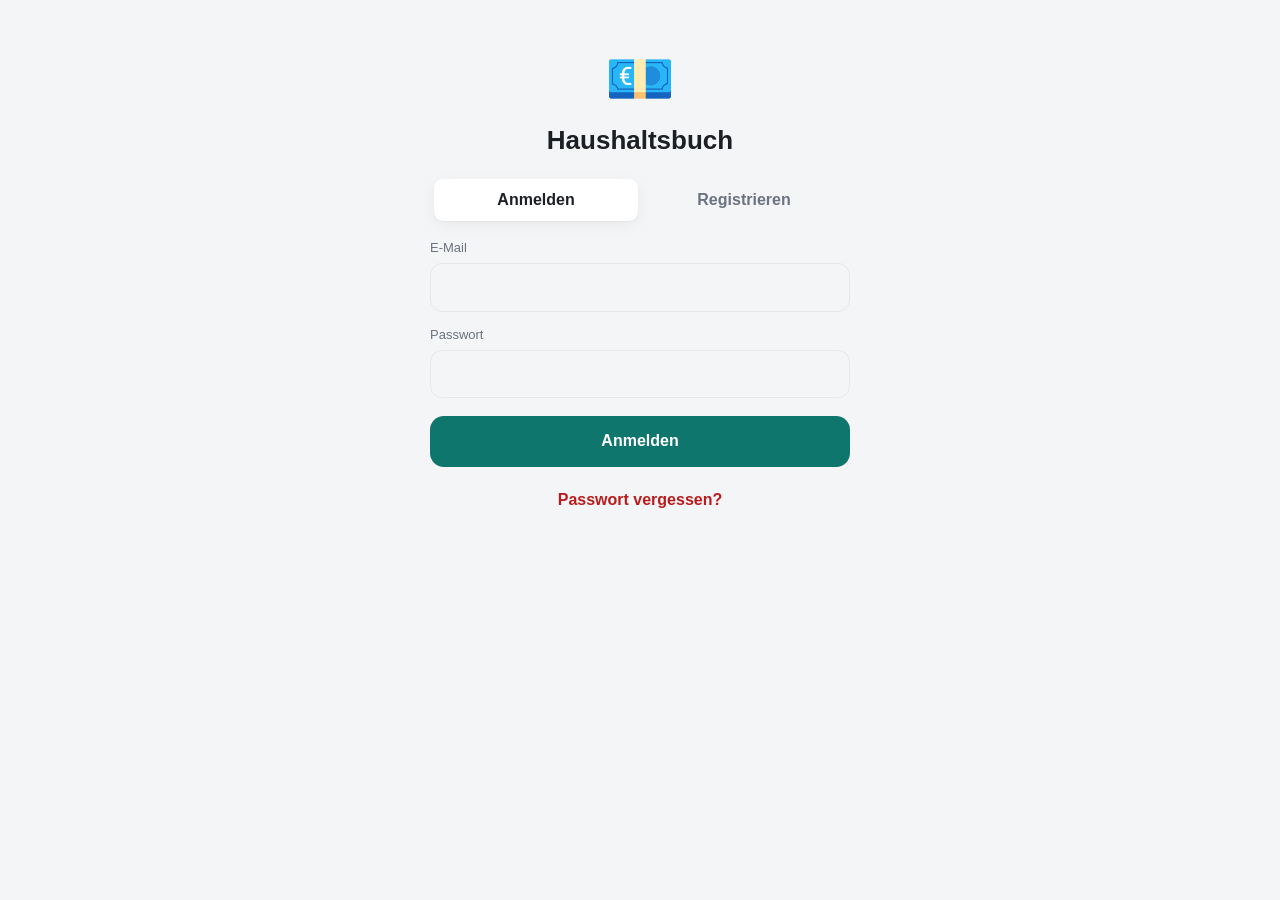
<file: index.html>
<!DOCTYPE html>
<html lang="de">
<head>
<meta charset="utf-8">
<meta name="viewport" content="width=device-width, initial-scale=1, viewport-fit=cover">
<meta name="theme-color" content="#0f766e">
<meta name="apple-mobile-web-app-capable" content="yes">
<meta name="mobile-web-app-capable" content="yes">
<meta name="apple-mobile-web-app-status-bar-style" content="default">
<meta name="apple-mobile-web-app-title" content="Haushalt">
<link rel="manifest" href="manifest.webmanifest">
<link rel="icon" href="icon.svg" type="image/svg+xml">
<link rel="apple-touch-icon" href="apple-touch-icon.png">
<title>Haushaltsbuch</title>
<style>

:root{
  --bg:#f4f5f7; --card:#fff; --text:#1c1f24; --muted:#6b7280; --line:#e5e7eb;
  --brand:#0f766e; --brand-soft:#ccfbf1; --out:#c2410c; --in:#15803d; --warn:#b91c1c;
  --radius:18px; --shadow:0 1px 2px rgba(0,0,0,.04),0 4px 16px rgba(0,0,0,.05);
}
@media (prefers-color-scheme:dark){
  :root{--bg:#0f1115;--card:#1a1d23;--text:#eef0f3;--muted:#9aa1ac;--line:#2a2e36;
  --brand:#2dd4bf;--brand-soft:#123b37;--out:#fb923c;--in:#4ade80;--warn:#f87171;
  --shadow:none}
}
*{box-sizing:border-box;-webkit-tap-highlight-color:transparent}
html,body{margin:0;background:var(--bg);color:var(--text);
  font:16px/1.4 -apple-system,BlinkMacSystemFont,"Segoe UI",Roboto,Helvetica,Arial,sans-serif}
button,input,select{font:inherit;color:inherit}
button{cursor:pointer}
.app{max-width:560px;margin:0 auto;min-height:100vh;
  padding:calc(env(safe-area-inset-top) + 12px) 16px calc(env(safe-area-inset-bottom) + 96px)}
header{display:flex;align-items:center;justify-content:space-between;margin-bottom:12px}
header h1{font-size:22px;margin:0;font-weight:700}
.sync{font-size:12px;color:var(--muted);display:flex;align-items:center;gap:6px}
.dot{width:8px;height:8px;border-radius:50%;background:var(--muted)}
.dot.ok{background:var(--in)} .dot.local{background:#eab308}
.month{display:flex;align-items:center;justify-content:space-between;background:var(--card);
  border-radius:var(--radius);padding:6px;box-shadow:var(--shadow);margin-bottom:12px}
.month button{border:0;background:transparent;width:44px;height:44px;border-radius:12px;font-size:22px}
.month button:active{background:var(--line)}
.month strong{font-size:17px}
.card{background:var(--card);border-radius:var(--radius);padding:16px;box-shadow:var(--shadow);margin-bottom:12px}
.summary{display:grid;grid-template-columns:1fr 1fr;gap:12px}
.summary .lbl{font-size:13px;color:var(--muted)}
.summary .val{font-size:20px;font-weight:700;font-variant-numeric:tabular-nums}
.summary.three{grid-template-columns:1fr 1fr 1fr;gap:8px}
.summary.three .val{font-size:16px}
.hero{background:var(--brand);color:#fff;border-radius:22px;padding:20px;margin-bottom:12px;box-shadow:0 8px 24px rgba(15,118,110,.25)}
.hero.minus{background:var(--out);box-shadow:0 8px 24px rgba(194,65,12,.25)}
.hero .lbl{font-size:14px;opacity:.85}
.hero .big{font-size:40px;font-weight:800;font-variant-numeric:tabular-nums;letter-spacing:-.02em;margin:2px 0 4px}
.hero .sub{font-size:14px;opacity:.9}
@media (prefers-color-scheme:dark){.hero{color:#042f2e}.hero.minus{color:#2a1205}}
.sav{color:var(--brand)}
.goal{background:var(--card);border-radius:var(--radius);box-shadow:var(--shadow);padding:16px;margin-bottom:12px}
.goal .head{display:flex;align-items:center;gap:12px;border:0;background:transparent;width:100%;text-align:left;padding:0}
.goal .head .t{flex:1;min-width:0}
.goal .head b{display:block;font-size:17px}
.goal .head span{font-size:13px;color:var(--muted)}
.goal .amt{font-size:22px;font-weight:700;font-variant-numeric:tabular-nums;margin:12px 0 8px}
.goal .amt small{font-size:14px;color:var(--muted);font-weight:500}
.goal .acts{display:flex;gap:8px;margin-top:14px}
.goal .acts .btn{padding:11px;font-size:15px}
.emojis{display:flex;flex-wrap:wrap;gap:8px}
.emojis button{width:48px;height:48px;border-radius:12px;border:2px solid transparent;background:var(--bg);font-size:24px}
.emojis button.on{border-color:var(--brand);background:var(--brand-soft)}
.neg{color:var(--out)} .pos{color:var(--in)}
.budget .row{display:flex;justify-content:space-between;font-size:14px;margin-bottom:8px}
.bar{height:10px;background:var(--line);border-radius:6px;overflow:hidden}
.bar>i{display:block;height:100%;background:var(--brand);border-radius:6px;transition:width .3s}
.bar>i.over{background:var(--warn)}
.hint{font-size:13px;color:var(--muted);margin-top:8px}
h2{font-size:14px;color:var(--muted);font-weight:600;margin:20px 4px 8px;text-transform:uppercase;letter-spacing:.04em}
.day{font-size:13px;color:var(--muted);margin:14px 4px 6px;display:flex;justify-content:space-between}
.list{background:var(--card);border-radius:var(--radius);box-shadow:var(--shadow);overflow:hidden}
.tx{display:flex;align-items:center;gap:12px;padding:12px 14px;border:0;background:transparent;width:100%;text-align:left}
.tx+.tx{border-top:1px solid var(--line)}
.tx:active{background:var(--line)}
.ico{width:40px;height:40px;border-radius:12px;display:grid;place-items:center;font-size:20px;flex:none}
.tx .t{flex:1;min-width:0}
.tx .t b{display:block;font-weight:600;white-space:nowrap;overflow:hidden;text-overflow:ellipsis}
.tx .t span{font-size:13px;color:var(--muted);white-space:nowrap;overflow:hidden;text-overflow:ellipsis;display:block}
.tx .a{font-weight:700;font-variant-numeric:tabular-nums;white-space:nowrap}
.empty{text-align:center;color:var(--muted);padding:40px 20px}
.empty div{font-size:40px;margin-bottom:8px}
.fab{position:fixed;right:max(20px,calc(50% - 260px));bottom:calc(env(safe-area-inset-bottom) + 84px);
  width:60px;height:60px;border-radius:50%;border:0;background:var(--brand);color:#fff;font-size:32px;
  box-shadow:0 6px 20px rgba(15,118,110,.4);z-index:5}
@media (prefers-color-scheme:dark){.fab{color:#042f2e}}
nav{position:fixed;left:0;right:0;bottom:0;background:var(--card);border-top:1px solid var(--line);
  display:flex;justify-content:center;padding-bottom:env(safe-area-inset-bottom);z-index:4}
nav .in{display:flex;max-width:560px;width:100%}
nav button{flex:1;border:0;background:transparent;padding:10px 0 12px;font-size:11px;color:var(--muted);display:flex;flex-direction:column;align-items:center;gap:2px}
nav button span{font-size:22px;line-height:1}
nav button.on{color:var(--brand);font-weight:600}
.view{display:none}.view.on{display:block}
/* stats */
.catrow{display:flex;align-items:center;gap:12px;padding:10px 0}
.catrow+.catrow{border-top:1px solid var(--line)}
.catrow .t{flex:1}
.catrow .t div{display:flex;justify-content:space-between;font-size:14px;margin-bottom:6px}
.catrow .t div b{font-variant-numeric:tabular-nums}
.chart{display:flex;align-items:flex-end;gap:8px;height:140px;padding-top:10px}
.chart .col{flex:1;display:flex;flex-direction:column;align-items:center;gap:6px;height:100%;justify-content:flex-end}
.chart .col i{display:block;width:100%;max-width:34px;background:var(--brand);border-radius:6px 6px 2px 2px;min-height:2px}
.chart .col.cur i{background:var(--out)}
.chart .col span{font-size:11px;color:var(--muted)}
/* forms */
label.f{display:block;font-size:13px;color:var(--muted);margin:14px 0 6px}
.inp{width:100%;padding:12px 14px;border:1px solid var(--line);border-radius:12px;background:var(--bg);font-size:16px}
.inp:focus{outline:2px solid var(--brand);border-color:transparent}
.btn{border:0;border-radius:14px;padding:14px;font-weight:600;width:100%;background:var(--brand);color:#fff;font-size:16px}
@media (prefers-color-scheme:dark){.btn{color:#042f2e}}
.btn.ghost{background:var(--line);color:var(--text)}
.btn.danger{background:transparent;color:var(--warn)}
.btn:disabled{opacity:.5}
.row2{display:flex;gap:10px}
.seg{display:flex;background:var(--bg);border-radius:12px;padding:4px;gap:4px}
.seg button{flex:1;border:0;background:transparent;padding:10px;border-radius:9px;font-weight:600;color:var(--muted)}
.seg button.on{background:var(--card);color:var(--text);box-shadow:var(--shadow)}
.seg button.on.out{color:var(--out)} .seg button.on.in{color:var(--in)} .seg button.on.save{color:var(--brand)}
.amount{display:flex;align-items:center;justify-content:center;gap:6px;margin:18px 0 6px}
.amount input{border:0;background:transparent;font-size:44px;font-weight:700;width:4.2ch;max-width:80%;text-align:right;font-variant-numeric:tabular-nums}
.amount input:focus{outline:none}
.cats{display:grid;grid-template-columns:repeat(4,1fr);gap:8px}
.cats button{border:2px solid transparent;background:var(--bg);border-radius:14px;padding:10px 4px;font-size:11px;display:flex;flex-direction:column;align-items:center;gap:4px;color:var(--text)}
.cats button span{font-size:22px}
.cats button.on{border-color:var(--brand);background:var(--brand-soft)}
/* sheet */
.backdrop{position:fixed;inset:0;background:rgba(0,0,0,.4);opacity:0;pointer-events:none;transition:opacity .2s;z-index:10}
.backdrop.on{opacity:1;pointer-events:auto}
.sheet{position:fixed;left:0;right:0;bottom:0;margin:0 auto;max-width:560px;background:var(--card);
  border-radius:22px 22px 0 0;padding:10px 18px calc(env(safe-area-inset-bottom) + 18px);
  transform:translateY(105%);transition:transform .25s ease;z-index:11;max-height:92vh;overflow:auto}
.sheet.on{transform:none}
.grip{width:40px;height:5px;border-radius:3px;background:var(--line);margin:0 auto 10px}
.sheet h3{margin:0;font-size:18px;text-align:center}
.toast{position:fixed;left:50%;bottom:calc(env(safe-area-inset-bottom) + 160px);transform:translateX(-50%) translateY(20px);
  background:#111;color:#fff;padding:10px 16px;border-radius:12px;font-size:14px;opacity:0;transition:.2s;z-index:20;pointer-events:none;max-width:90vw;text-align:center}
.toast.on{opacity:1;transform:translateX(-50%)}
.setrow{display:flex;justify-content:space-between;align-items:center;padding:12px 0}
.setrow+.setrow{border-top:1px solid var(--line)}
.by{font-style:normal}
body.ro .fab,body.ro #newGoal,body.ro .goal .acts,body.ro #saveBtn,body.ro #delBtn,body.ro #gDel,body.ro #saveBudget{display:none!important}
.banner{background:#fef3c7;color:#78350f;border-radius:14px;padding:12px 14px;font-size:14px;margin-bottom:12px}
@media (prefers-color-scheme:dark){.banner{background:#3a2a06;color:#fde68a}}
ol.steps{margin:8px 0 0;padding-left:20px;font-size:14px;line-height:1.5}
textarea.inp{min-height:120px;font-family:ui-monospace,Menlo,monospace;font-size:12px}
.gate{min-height:100vh;display:flex;justify-content:center;padding:calc(env(safe-area-inset-top) + 40px) 20px calc(env(safe-area-inset-bottom) + 30px)}
.gate-in{width:100%;max-width:420px}
.gate .logo{font-size:56px;text-align:center}
.gate h1{text-align:center;margin:4px 0 4px;font-size:26px}
.gate form .seg{margin-top:16px}
[hidden]{display:none!important}
</style>
</head>
<body>

<div class="gate" id="gate">
  <div class="gate-in">
    <div class="logo">💶</div>
    <h1>Haushaltsbuch</h1>
    <p class="hint" id="gateMsg" style="text-align:center"></p>

    <form id="authForm" hidden autocomplete="on">
      <div class="seg" id="authSeg">
        <button type="button" data-m="login" class="on">Anmelden</button>
        <button type="button" data-m="signup">Registrieren</button>
      </div>
      <div id="nameRow" hidden>
        <label class="f" for="aName">Dein Vorname</label>
        <input class="inp" id="aName" autocomplete="given-name" maxlength="30">
      </div>
      <label class="f" for="aEmail">E-Mail</label>
      <input class="inp" id="aEmail" type="email" autocomplete="email" inputmode="email">
      <label class="f" for="aPass">Passwort</label>
      <input class="inp" id="aPass" type="password" autocomplete="current-password" minlength="6">
      <div style="margin-top:18px"><button class="btn" type="submit" id="authBtn">Anmelden</button></div>
      <div style="margin-top:8px"><button type="button" class="btn danger" id="forgotBtn">Passwort vergessen?</button></div>
    </form>

    <div id="setup" hidden>
      <div class="card" id="joinCard" hidden>
        <div style="font-weight:600">📩 Einladung</div>
        <div class="hint" style="margin-top:4px">Du wurdest zu einem Haushaltsbuch eingeladen. Danach seht ihr beide dieselben Einträge.</div>
        <div style="margin-top:12px"><button class="btn" id="joinBtn">Beitreten</button></div>
      </div>
      <div class="card">
        <div style="font-weight:600">Neues Haushaltsbuch</div>
        <label class="f" for="hhInp">Name</label>
        <input class="inp" id="hhInp" placeholder="z. B. Familie Müller" maxlength="40">
        <div style="margin-top:12px"><button class="btn" id="createBtn">Anlegen</button></div>
      </div>
      <div class="hint" style="text-align:center">Willst du bei jemandem mitmachen? Lass dir den Einladungslink schicken und öffne ihn.</div>
      <div style="margin-top:12px"><button class="btn danger" id="logoutBtn2">Abmelden</button></div>
    </div>
  </div>
</div>

<div class="app" id="app" hidden>
  <header>
    <h1>Haushaltsbuch</h1>
    <div class="sync" id="sync"><i class="dot"></i><span>Lädt …</span></div>
  </header>

  <div class="month">
    <button id="prev" aria-label="Vorheriger Monat">‹</button>
    <strong id="monthLabel"></strong>
    <button id="next" aria-label="Nächster Monat">›</button>
  </div>

  <!-- Übersicht -->
  <section class="view on" id="v-home">
    <div class="hero" id="hero">
      <div class="lbl" id="leftLbl">Übrig in diesem Monat</div>
      <div class="big" id="left">0 €</div>
      <div class="sub" id="leftSub"></div>
    </div>
    <div class="card summary three">
      <div><div class="lbl">Einnahmen</div><div class="val pos" id="sIn">0 €</div></div>
      <div><div class="lbl">Ausgaben</div><div class="val neg" id="sOut">0 €</div></div>
      <div><div class="lbl">Gespart</div><div class="val sav" id="sSave">0 €</div></div>
    </div>
    <div class="card budget" id="budgetCard">
      <div class="row"><span>Monatsbudget</span><span id="bText"></span></div>
      <div class="bar"><i id="bBar"></i></div>
      <div class="hint" id="bHint"></div>
    </div>
    <div id="list"></div>
  </section>

  <!-- Statistik -->
  <section class="view" id="v-stats">
    <div class="card">
      <div style="font-weight:600;margin-bottom:4px">Ausgaben nach Kategorie</div>
      <div id="catStats"></div>
    </div>
    <div class="card">
      <div style="font-weight:600">Ausgaben der letzten 6 Monate</div>
      <div class="chart" id="trend"></div>
    </div>
  </section>

  <!-- Sparen -->
  <section class="view" id="v-save">
    <div class="hero">
      <div class="lbl">Gespart insgesamt</div>
      <div class="big" id="saveTotal">0 €</div>
      <div class="sub" id="saveSub"></div>
    </div>
    <div id="goals"></div>
    <button class="btn ghost" id="newGoal">+ Neues Sparziel</button>
  </section>

  <!-- Einstellungen -->
  <section class="view" id="v-settings">
    <div class="card">
      <label class="f" for="budgetInp" style="margin-top:0">Monatsbudget für Ausgaben (€)</label>
      <div class="row2">
        <input class="inp" id="budgetInp" inputmode="decimal" placeholder="z. B. 1500">
        <button class="btn" id="saveBudget" style="width:auto;padding:0 20px">Speichern</button>
      </div>
      <div class="hint">Leer lassen, um kein Budget zu verwenden.</div>
    </div>
    <div class="card">
      <div style="font-weight:600">👥 Haushalt <span id="hhName" style="color:var(--muted);font-weight:500"></span></div>
      <div id="members" style="margin-top:6px"></div>
      <div class="hint">Wer den Einladungslink öffnet und sich anmeldet, kann mitmachen. Schick ihn also nur an Personen, die mitmachen sollen.</div>
      <div class="row2" style="margin-top:12px">
        <button class="btn" id="invite">Person einladen</button>
      </div>
    </div>
    <div class="card">
      <div style="font-weight:600">Daten exportieren</div>
      <div class="hint" style="margin-top:4px">Alle Einträge als CSV (z. B. für Excel). Kopieren und in eine Tabelle einfügen.</div>
      <div style="margin-top:12px"><button class="btn ghost" id="copyCsv">CSV kopieren</button></div>
    </div>
    <div class="card">
      <div style="font-weight:600">Daten aus der alten App übernehmen</div>
      <div class="hint" style="margin-top:4px">Tippe in der alten Haushaltsbuch-App unter Einstellungen auf „Für neue App kopieren“ und füge den Text hier ein.</div>
      <textarea class="inp" id="importTxt" style="margin-top:10px" placeholder="Hier einfügen …"></textarea>
      <div style="margin-top:10px"><button class="btn ghost" id="importBtn">Übernehmen</button></div>
    </div>
    <div class="card">
      <div class="setrow"><span>Einträge gesamt</span><b id="cntAll">0</b></div>
      <div class="setrow"><span>Angemeldet als</span><b id="meInfo" style="text-align:right;font-weight:500;font-size:14px"></b></div>
    </div>
    <button class="btn ghost" id="leaveBtn" style="margin-bottom:10px">Haushalt verlassen</button>
    <button class="btn danger" id="logoutBtn">Abmelden</button>
  </section>
</div>

<button class="fab" id="fab" aria-label="Eintrag hinzufügen">+</button>

<nav><div class="in">
  <button class="on" data-v="home"><span>🏠</span>Übersicht</button>
  <button data-v="save"><span>🐷</span>Sparen</button>
  <button data-v="stats"><span>📊</span>Statistik</button>
  <button data-v="settings"><span>⚙️</span>Einstellungen</button>
</div></nav>

<div class="backdrop" id="backdrop"></div>
<div class="sheet" id="sheet" role="dialog" aria-modal="true">
  <div class="grip"></div>
  <h3 id="sheetTitle">Neuer Eintrag</h3>
  <form id="form" autocomplete="off">
    <div class="seg" style="margin-top:14px">
      <button type="button" data-k="out" class="on out">Ausgabe</button>
      <button type="button" data-k="in" class="in">Einnahme</button>
      <button type="button" data-k="save" class="save">Sparen</button>
    </div>
    <div class="seg" id="dirSeg" style="margin-top:8px" hidden>
      <button type="button" data-d="1" class="on save">Einzahlen</button>
      <button type="button" data-d="-1" class="out">Entnehmen</button>
    </div>
    <div class="amount">
      <input id="amt" inputmode="decimal" placeholder="0,00" aria-label="Betrag"><span style="font-size:32px;font-weight:700">€</span>
    </div>
    <label class="f" id="catLbl">Kategorie</label>
    <div class="cats" id="cats"></div>
    <label class="f" for="note">Notiz (optional)</label>
    <input class="inp" id="note" placeholder="z. B. Wocheneinkauf" maxlength="80">
    <label class="f" for="date">Datum</label>
    <input class="inp" id="date" type="date">
    <div style="margin-top:18px"><button class="btn" type="submit" id="saveBtn">Speichern</button></div>
    <div class="row2" style="margin-top:8px">
      <button type="button" class="btn ghost" id="cancelBtn">Abbrechen</button>
      <button type="button" class="btn danger" id="delBtn" hidden>Löschen</button>
    </div>
  </form>
</div>

<div class="sheet" id="gsheet" role="dialog" aria-modal="true">
  <div class="grip"></div>
  <h3 id="gTitle">Neues Sparziel</h3>
  <form id="gform" autocomplete="off">
    <label class="f" for="gName">Name</label>
    <input class="inp" id="gName" placeholder="z. B. Urlaub, Notgroschen, neues Auto" maxlength="40">
    <label class="f">Symbol</label>
    <div class="emojis" id="gEmojis"></div>
    <label class="f" for="gTarget">Zielbetrag in € (optional)</label>
    <input class="inp" id="gTarget" inputmode="decimal" placeholder="z. B. 2000">
    <label class="f" for="gStart">Schon gespart in € (optional)</label>
    <input class="inp" id="gStart" inputmode="decimal" placeholder="z. B. 350">
    <div class="hint">Geld, das du vorher schon zurückgelegt hast. Es zählt nicht als Ausgabe in diesem Monat.</div>
    <div style="margin-top:18px"><button class="btn" type="submit">Speichern</button></div>
    <div class="row2" style="margin-top:8px">
      <button type="button" class="btn ghost" id="gCancel">Abbrechen</button>
      <button type="button" class="btn danger" id="gDel" hidden>Löschen</button>
    </div>
  </form>
</div>

<div class="toast" id="toast"></div>

<script src="firebase-config.js"></script>
<script src="app.js"></script>
</body>
</html>
</file>
